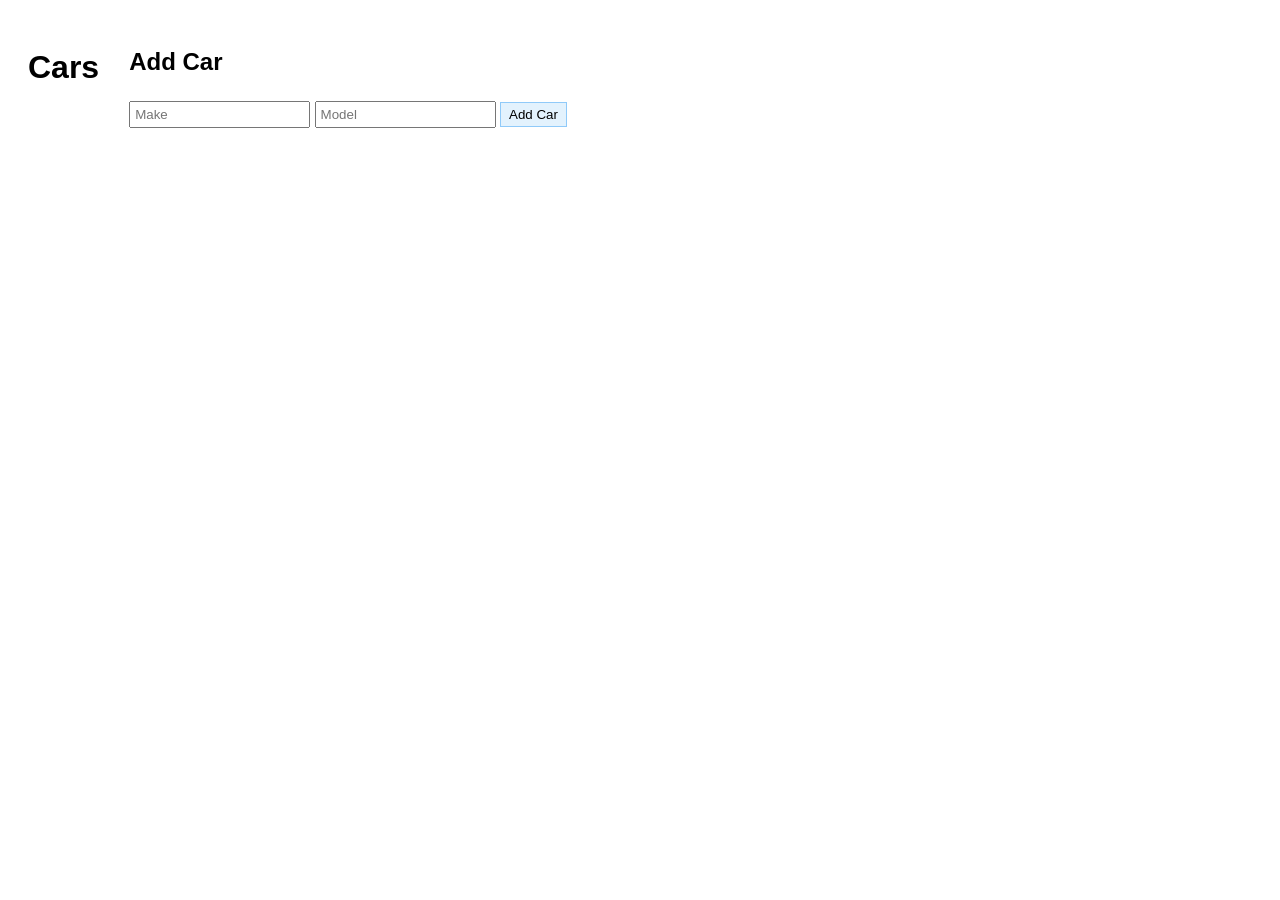
<file: alyona.karmanova/task-4/index.html>
<!DOCTYPE html>
<html lang="ru">
<head>
    <meta charset="UTF-8">
    <title>Cars and owners</title>
        <link rel="stylesheet" href="style.css">
    <script src="js/car.js"></script>
    <script src="js/car_functions.js"></script>
    <script src="js/script.js" defer></script>
</head>
<body>
<main>
    <div class="cars-block">
        <h1>Cars</h1>
        <div class="cars"></div>
    </div>

    <div class="form-block">
        <h2>Add Car</h2>
        <input type="text" id="carMake" placeholder="Make">
        <input type="text" id="carModel" placeholder="Model">
        <button id="addCar">Add Car</button>
    </div>
</main>
</body>
</html>
</file>
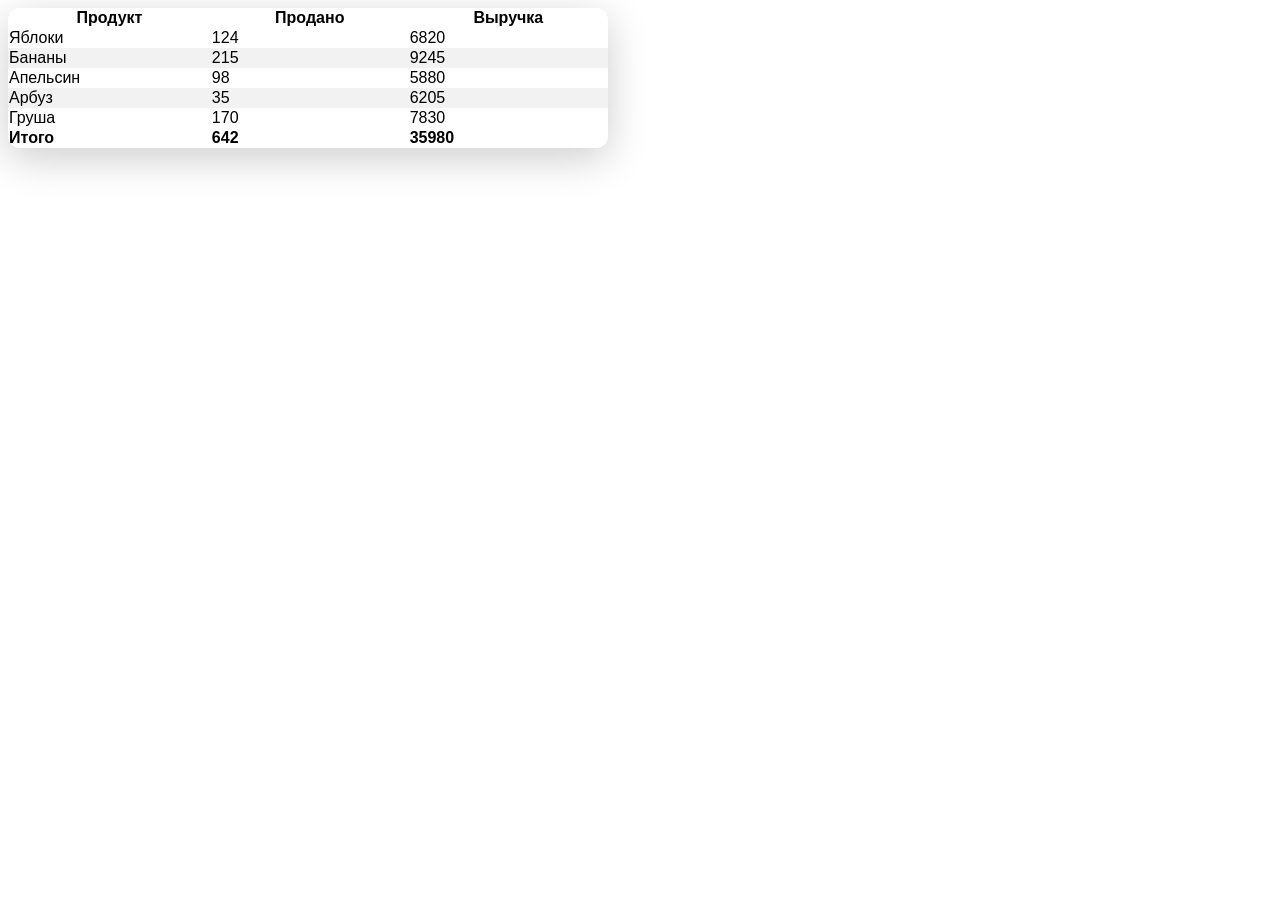
<file: golikov.valentin/task_1/index.html>
<!DOCTYPE html>
<html>
    <head>
        <meta charset="utf-8">
        <title>Таблица продаж</title>
        <link rel="stylesheet" href="styles/main.css">
    </head>
    <body>
        <table class="styled-table">
            <!-- Table header -->
            <thead>
                <tr>
                    <th>Продукт</th>
                    <th>Продано</th>
                    <th>Выручка</th>
                </tr>
            </thead>

            <!-- Table body -->
            <tbody>
                <tr>
                    <td>Яблоки</td>
                    <td>124</td>
                    <td>6820</td>
                </tr>
                <tr>
                    <td>Бананы</td>
                    <td>215</td>
                    <td>9245</td>
                </tr>
                <tr>
                    <td>Апельсин</td>
                    <td>98</td>
                    <td>5880</td>
                </tr>
                <tr>
                    <td>Арбуз</td>
                    <td>35</td>
                    <td>6205</td>
                </tr>
                <tr>
                    <td>Груша</td>
                    <td>170</td>
                    <td>7830</td>
                </tr>
            </tbody>
            
            <!-- Table foot -->
            <tfoot>
                <tr>
                    <td><strong>Итого</strong></td>
                    <td><strong>642</strong></td>
                    <td><strong>35980</strong></td>
                </tr>
            </tfoot>
        </table>
    </body>
</html>
</file>
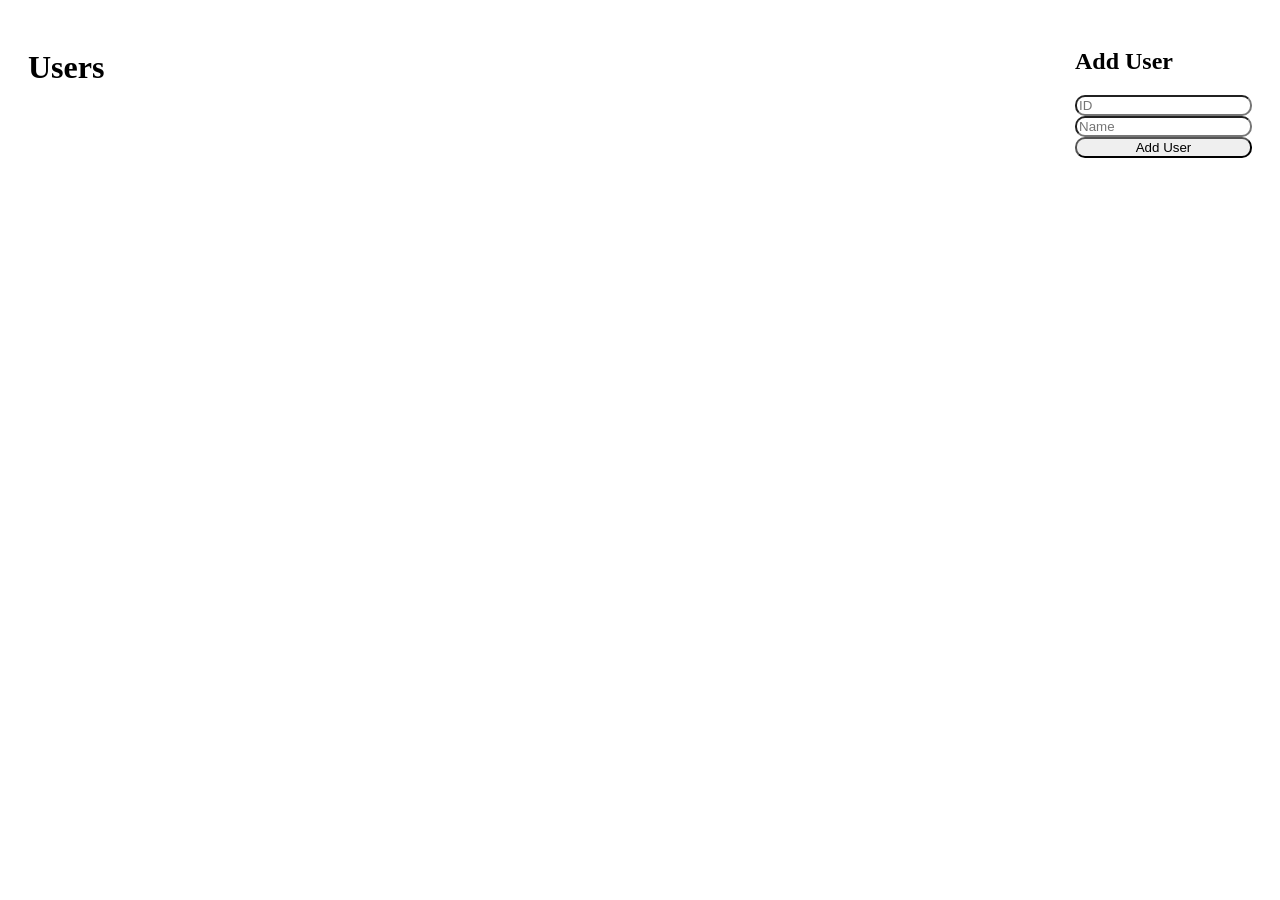
<file: kolosov.ivan/task-4/index.html>
<!DOCTYPE html>
<html lang="ru">
<head>
    <meta charset="UTF-8">
    <meta name="viewport" content="width=device-width, initial-scale=1.0">
    <link rel="stylesheet" href="style.css">
    <script type="text/javascript" src="js/user.js"></script>
    <script type="text/javascript" src="js/user_functions.js"></script>
    <script type="text/javascript" src="js/script.js" defer></script>
    <title>Users and their friends</title>
</head>
<body>  
    <main> 
        <div class="users-block">
            <h1>Users</h1>
            <div class="users"></div>
        </div>
        <div class="form-block">
            <h2>Add User</h2>
            <input type="text" id="userID" name="userID" placeholder="ID">
            <input type="text" id="userName" name="userName" placeholder="Name">
            <button id="addUser">Add User</button>
        </div>
    </main>
</body>
</html>
</file>
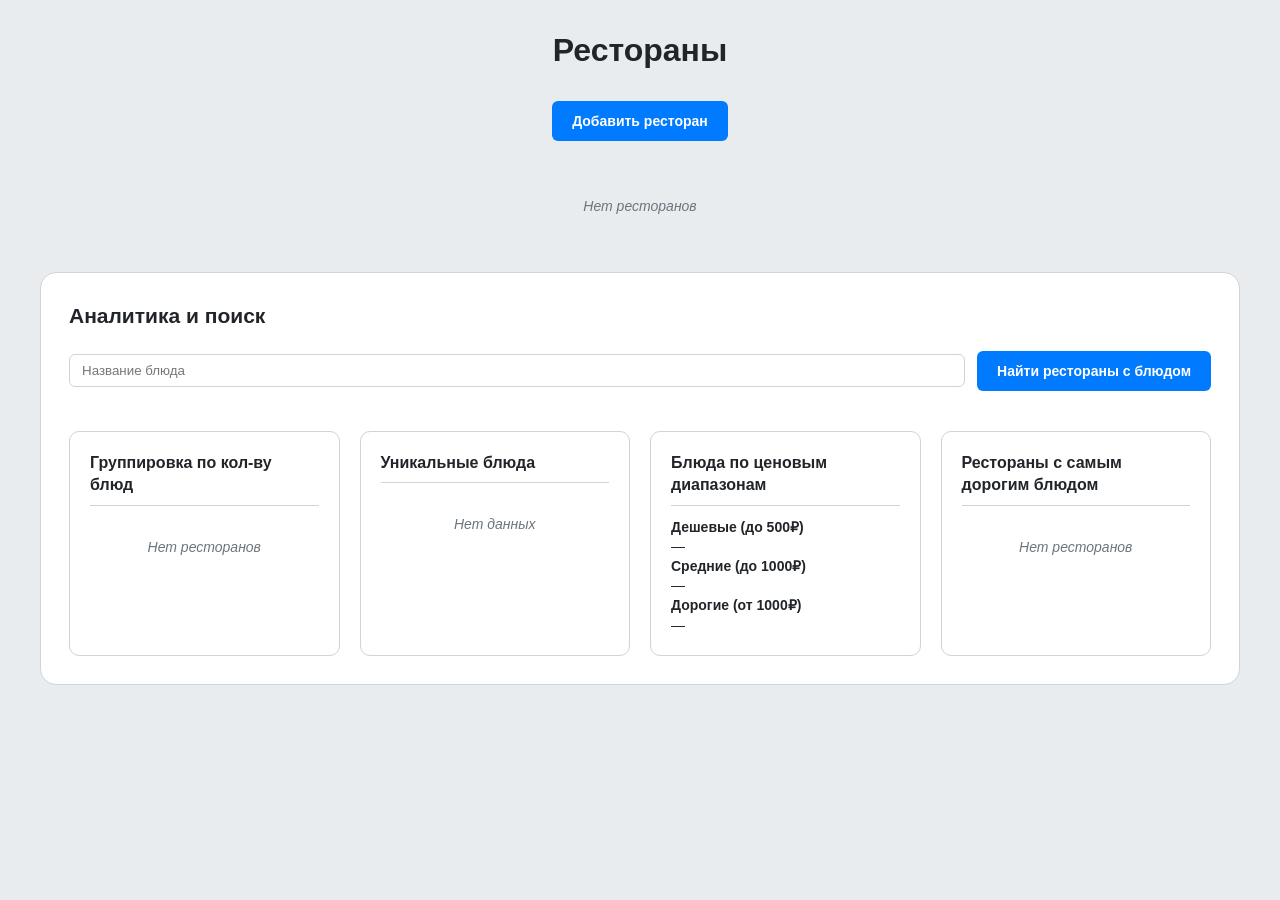
<file: mamonova_alina/task4/index.html>
<!DOCTYPE html>
<html lang="ru">
<head>
    <meta charset="UTF-8">
    <meta name="viewport" content="width=device-width, initial-scale=1.0">
    <title>Рестораны</title>
    <link rel="stylesheet" href="page/styles.css">
</head>
<body>
<div class="container">
    <h1 class="page-title">Рестораны</h1>

    <div class="restaurant-button-container">
        <button id="openRestaurantModalBtn" class="btn btn-primary">Добавить ресторан</button>
    </div>

    <div id="app" class="cards"></div>

    <div class="analytics-panel" id="analyticsRoot">
        <h2 class="analytics-title">Аналитика и поиск</h2>
        <div class="search-dish-area">
            <input type="text" id="searchDishInput" placeholder="Название блюда">
            <button class="btn btn-primary" id="searchDishBtn">Найти рестораны с блюдом</button>
            <div id="searchResultDisplay" class="search-result-display"></div>
        </div>
        <div class="analytics-grid" id="analyticsContent">
            <div class="analytics-card">Загрузка</div>
        </div>
    </div>
</div>

<div id="restaurantModal" class="modal" style="display: none;">
    <div class="modal-content">
        <span class="modal-close">&times;</span>
        <h3>Новый ресторан</h3>
        <form id="restaurantForm">
            <input type="text" id="modalRestaurantName" placeholder="Название (до 30 симв.)" maxlength="30">
            <div class="modal-buttons">
                <button id="modalRestaurantCancel" type="button" class="btn">Отмена</button>
                <button id="modalRestaurantSubmit" type="submit" class="btn btn-primary" disabled>Создать</button>
            </div>
        </form>
    </div>
</div>

<div id="dishModal" class="modal" style="display: none;">
    <div class="modal-content">
        <span class="modal-close">&times;</span>
        <h3>Новое блюдо</h3>
        <form id="dishForm">
            <input type="text" id="modalDishName" placeholder="Название (до 30 симв.)" maxlength="30">
            <input type="number" id="modalDishPrice" placeholder="Цена (1–100000 ₽)" min="1" max="100000" step="1">
            <div class="modal-buttons">
                <button id="modalDishCancel" type="button" class="btn">Отмена</button>
                <button id="modalDishSubmit" type="submit" class="btn btn-primary" disabled>Добавить</button>
            </div>
        </form>
    </div>
</div>

<script type="module" src="src/main.js"></script>
</body>
</html>
</file>
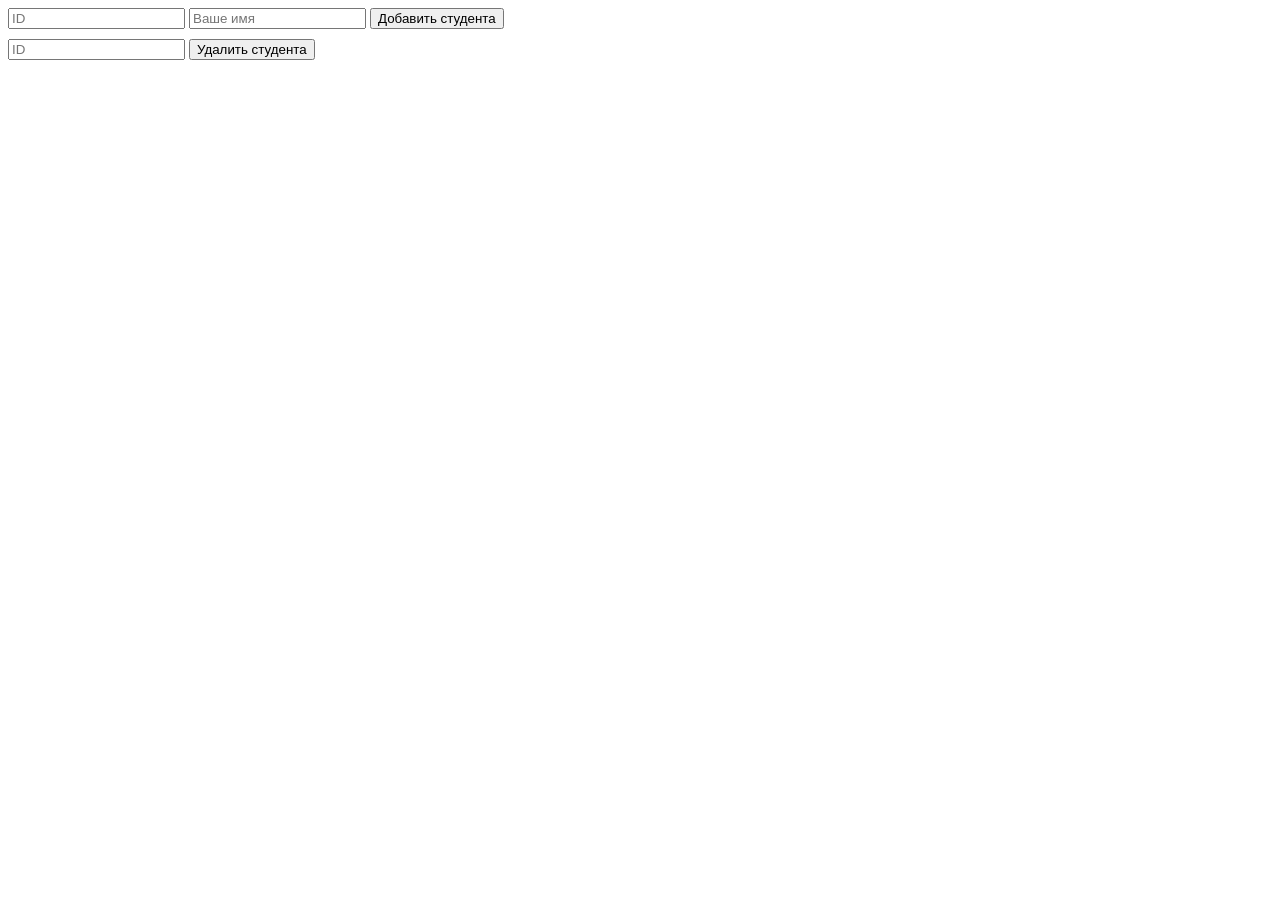
<file: polina.vasileva/task-4/index.html>
<!DOCTYPE html>
<html>
    <head>
        <link rel="stylesheet" href="styles.css">
        <script type="module" src="app.js" defer></script>
    </head>
    <body>
        <div>
            <input id="ID_add" placeholder="ID">
            <input id="name_add" placeholder="Ваше имя">
            <button id="addStudentBtn">Добавить студента</button>
            <div class="error" id="errorMessage_add"></div>
        </div>
        <div>
            <input id="ID_delete" placeholder="ID">
            <button id="deleteStudentBtn">Удалить студента</button>
            <div class="error" id="errorMessage_delete"></div>
        </div>
        <div id="studentsList"></div>
        
    </body>
</html>
</file>
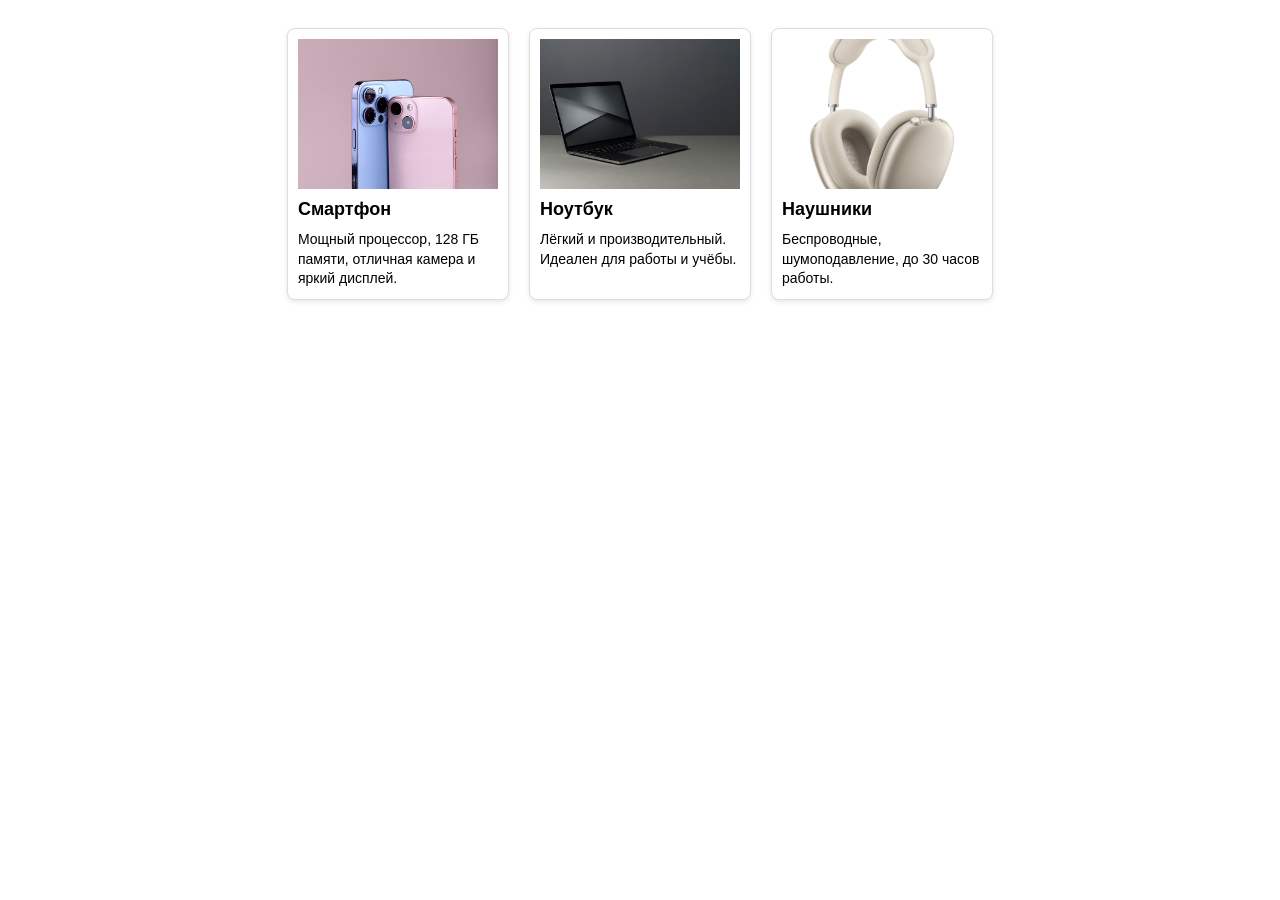
<file: shavrova_lyubov/TASK-1/index.html>
<!DOCTYPE html>
<html lang="ru">
<head>
    <meta charset="UTF-8">
    <meta name="viewport" content="width=device-width, initial-scale=1.0">
    <title>Карточки товаров</title>
    <link rel="stylesheet" href="style.css">
</head>
<body>
    <div class="cards-container">
        <!-- Карточка товара 1 -->
        <div class="product-card">
            <img class="product-image" 
                 src="elegant-smartphone-composition_23-2149437106.jpg.avif" 
                 alt="Изображение товара 1">
            <h3 class="product-title">Смартфон</h3>
            <p class="product-description">
                Мощный процессор, 128 ГБ памяти, отличная камера и яркий дисплей.
            </p>
        </div>
        <div class="product-card">
            <img class="product-image" 
                 src="laptop-device-with-minimalist-monochrome-background_23-2150763336.jpg.avif" 
                 alt="Изображение товара 2">
            <h3 class="product-title">Ноутбук</h3>
            <p class="product-description">
                Лёгкий и производительный. Идеален для работы и учёбы.
            </p>
        </div>
        <div class="product-card">
            <img class="product-image" 
                 src="7328.jpg" 
                 alt="Изображение товара 3">
            <h3 class="product-title">Наушники</h3>
            <p class="product-description">
                Беспроводные, шумоподавление, до 30 часов работы.
            </p>
        </div>
    </div>
</body>
</html>
</file>
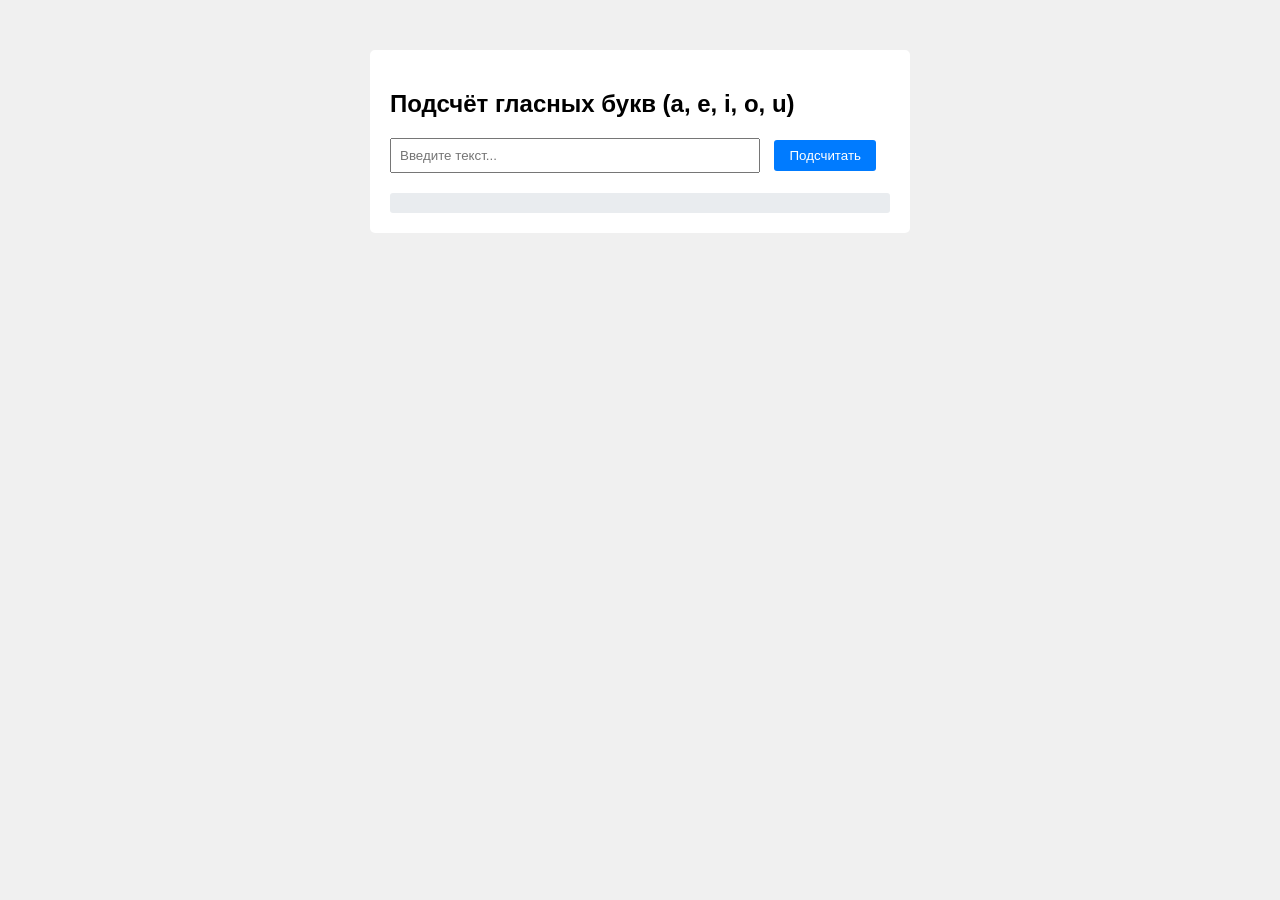
<file: shavrova_lyubov/TASK-2/index.html>
<!DOCTYPE html>
<html lang="ru">
<head>
    <meta charset="UTF-8">
    <title>Задача 2 - Гласные буквы</title>
    <link rel="stylesheet" href="style.css">
</head>
<body>
    <div class="container">
        <h2>Подсчёт гласных букв (a, e, i, o, u)</h2>
        
        <input type="text" id="textInput" placeholder="Введите текст...">
        <button onclick="countVowelsDemo()">Подсчитать</button>
        
        <div id="result"></div>
    </div>
    
    <script src="script.js"></script>
</body>
</html>
</file>
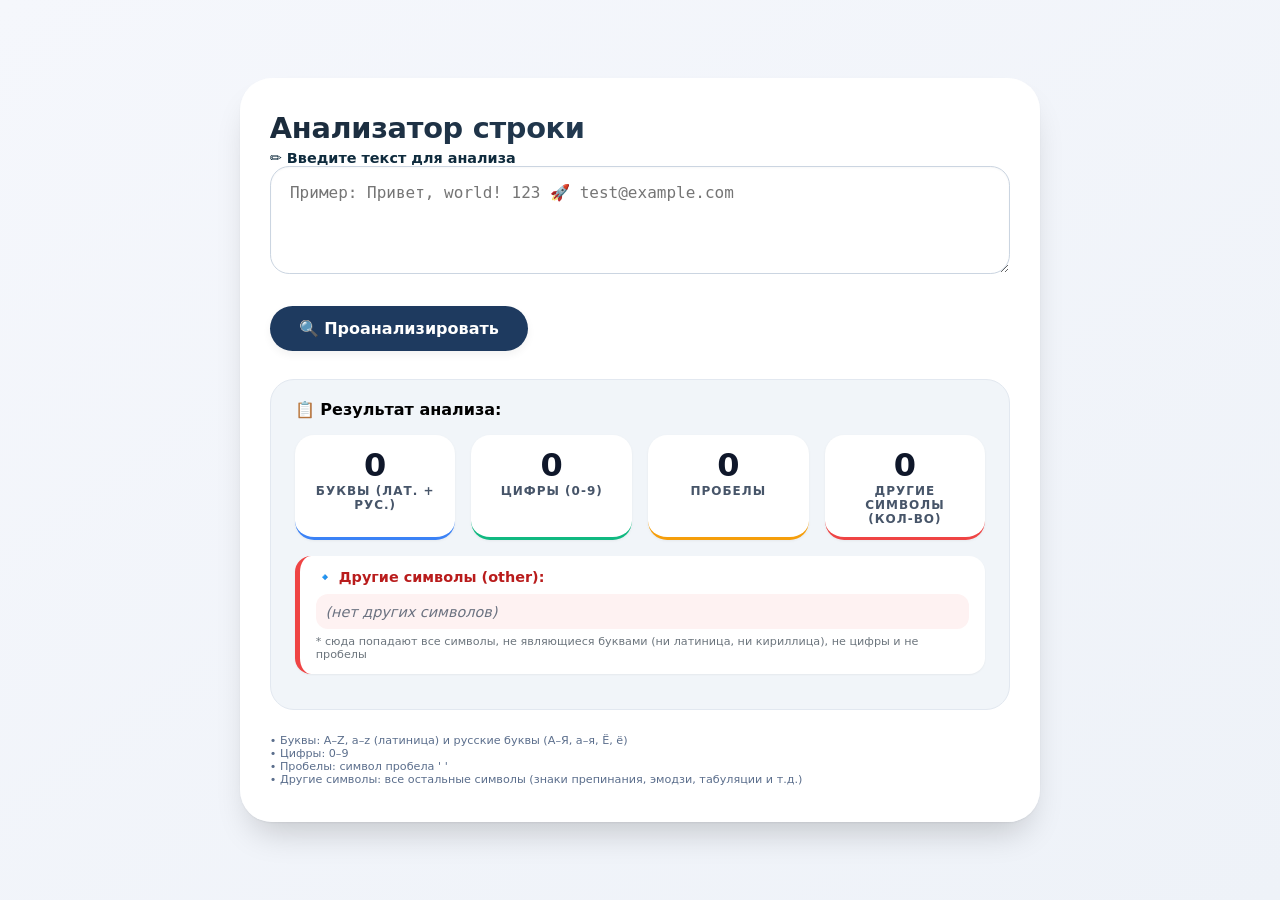
<file: sitnikova_daria/TASK-2/index.html>
<!DOCTYPE html>
<!-- Объявляем тип документа HTML5 -->
<html lang="ru">
<!-- Корневой элемент, язык страницы русский -->
<head>
    <meta charset="UTF-8">
    <!-- Устанавливаем кодировку UTF-8 для корректного отображения любых символов -->
    <meta name="viewport" content="width=device-width, initial-scale=1.0">
    <!-- Настройка вьюпорта для адаптивного масштабирования на мобильных устройствах -->
    <title>Анализ строки: буквы (вкл. русские), цифры, пробелы и символы "other"</title>
    <!-- Заголовок вкладки браузера -->
    
    <!-- Подключаем внешний CSS-файл со стилями -->
    <link rel="stylesheet" href="style.css">
</head>
<body>
    <div class="card">
        <!-- Основная карточка-контейнер для всего содержимого -->
        <h1>Анализатор строки</h1>

        <div class="input-group">
            <label>✏️ Введите текст для анализа
            <!-- Поле ввода. Placeholder показывает пример -->
            <textarea id="inputString" rows="4" placeholder="Пример: Привет, world! 123 🚀 test@example.com"></textarea>
            </label>
        </div>

        <button id="analyzeBtn">
            🔍 Проанализировать
        </button>

        <!-- Блок результатов-->
        <div class="result-container">
            <div style="font-weight: 600; margin-bottom: 8px;">📋 Результат анализа:</div>
            <!-- Контейнер для карточек статистики (буквы, цифры, пробелы итд) -->
            <div class="stats-grid" id="statsGrid"></div>
            
            <!-- Специальный блок для отображения самих "других" символов -->
            <div class="other-chars-block">
                <div class="other-header">🔹 Другие символы (other):</div>
                <!-- Контейнер, куда JavaScript динамически вставляет либо строку с символами-->
                <div class="other-chars-content" id="otherCharsContent"></div>
                <div class="other-hint">* сюда попадают все символы, не являющиеся буквами (ни латиница, ни кириллица), не цифры и не пробелы</div>
            </div>          
        </div>
        <div class="footer-note">
            • Буквы: A–Z, a–z (латиница) и русские буквы (А–Я, а–я, Ё, ё)<br>
            • Цифры: 0–9 <br>
            • Пробелы: символ пробела ' '<br>
            • Другие символы: все остальные символы (знаки препинания, эмодзи, табуляции и т.д.)
        </div>
    </div>

    <script>
        // ======================== ОСНОВНАЯ ФУНКЦИЯ analyzeString ========================
        // Функция принимает строку и возвращает объект с:
        // - letters: количество букв (латиница +  кириллица(рус.))
        // - digits: количество цифр
        // - spaces: количество пробелов ' '
        // - otherCount: количество остальных символов
        // - otherChars: строка, составленная из всех "других" символов (в порядке появления)
        function analyzeString(str) {
            // Обработка null / undefined: заменяем на пустую строку
            if (str === null || str === undefined) {
                str = '';
            }
            // Приводим к строковому типу (на случай, если передано число или другой тип)
            const input = String(str);
            
            let letters = 0;           // счётчик букв (латиница + кириллица)
            let digits = 0;            // счётчик цифр 0-9
            let spaces = 0;            // счётчик пробелов ' '
            let otherCharsArray = [];  // массив для накопления символов категории "other"
            
            // Перебираем каждый символ строки с помощью for...of
            // Такой цикл корректно обрабатывает суррогатные пары (например, эмодзи)
            for (const ch of input) {
                // Проверка на латинские буквы (A-Z, a-z)
                const isLatin = (ch >= 'A' && ch <= 'Z') || (ch >= 'a' && ch <= 'z');
                // Проверка на русские буквы
                const isRussianLetter = (ch >= 'А' && ch <= 'Я') || (ch >= 'а' && ch <= 'я') || ch === 'Ё' || ch === 'ё';
                
                // Если символ — буква (латиница или кириллица)
                if (isLatin || isRussianLetter) {
                    letters++;
                } 
                // Иначе проверка на цифру (0-9)
                else if (ch >= '0' && ch <= '9') {
                    digits++;
                }
                // Иначе проверка на пробел (только символ ' ', не табуляция и не перевод строки)
                else if (ch === ' ') {
                    spaces++;
                }
                else {
                    // Все остальные символы (знаки препинания, эмодзи, табуляции, переносы строк, спецсимволы и т.д.)
                    otherCharsArray.push(ch);
                }
            }
            
            // Склеиваем массив в строку (без разделителей, просто символы подряд)
            const otherCharsString = otherCharsArray.join('');
            
            // Возвращаем объект с результатами
            return {
                letters: letters,
                digits: digits,
                spaces: spaces,
                otherCount: otherCharsArray.length,   // количество "других" символов
                otherChars: otherCharsString          // строка, содержащая все эти символы
            };
        }
        
        // ======================== UI ЛОГИКА И ОТОБРАЖЕНИЕ ========================
        // Получаем ссылки на DOM-элементы
        const textarea = document.getElementById('inputString');
        const analyzeBtn = document.getElementById('analyzeBtn');
        const statsGrid = document.getElementById('statsGrid');
        const otherCharsContent = document.getElementById('otherCharsContent');
        
        // Функция для отображения всех результатов
        function renderResults(stats) {
            // 1. Очищаем сетку количественных карточек
            statsGrid.innerHTML = '';
            
            // 2. Создаём карточки для букв, цифр, пробелов и количества "other"
            const categories = [
                { key: 'letters', label: 'Буквы (лат. + рус.)', colorClass: 'letters' },
                { key: 'digits', label: 'Цифры (0-9)', colorClass: 'digits' },
                { key: 'spaces', label: 'Пробелы', colorClass: 'spaces' },
                { key: 'otherCount', label: 'Другие символы (кол-во)', colorClass: 'other' }
            ];
            
            categories.forEach(cat => {
                const value = stats[cat.key];
                const card = document.createElement('div');
                card.className = `stat-card ${cat.colorClass}`;
                card.innerHTML = `
                    <div class="stat-value">${value}</div>
                    <div class="stat-label">${cat.label}</div>
                `;
                statsGrid.appendChild(card);
            });
            
            // 3. Отображаем строку, содержащую ВСЕ символы "other"
            const otherString = stats.otherChars;
            if (otherString.length === 0) {
                otherCharsContent.innerHTML = '<span class="empty-other">(нет других символов)</span>';
            } else {
                // Используем <pre> для сохранения форматирования (пробелы, табуляции, переносы строк)
                otherCharsContent.innerHTML = `<pre class="other-pre">${escapeHtml(otherString)}</pre>`;
            }
        }
        
        // Вспомогательная функция для экранирования HTML-символов (чтобы безопасно показывать спецсимволы)
        function escapeHtml(str) {
            return str.replace(/[&<>]/g, function(m) {
                if (m === '&') return '&amp;';
                if (m === '<') return '&lt;';
                if (m === '>') return '&gt;';
                return m;
            });
        }
        
        // Обработчик нажатия на кнопку
        function handleAnalysis() {
            const rawText = textarea.value;   // берём текущий текст из поля ввода
            const analysisResult = analyzeString(rawText);
            renderResults(analysisResult);
        }
        
        // Вешаем обработчик события "click" на кнопку
        analyzeBtn.addEventListener('click', handleAnalysis);
        
        // Горячая клавиша Ctrl+Enter в текстовом поле для удобства
        textarea.addEventListener('keydown', (e) => {
            if ((e.ctrlKey || e.metaKey) && e.key === 'Enter') {
                e.preventDefault();   // отменяем стандартный перевод строки
                handleAnalysis();     // запускаем анализ
            }
        });
        
        // При полной загрузке DOM выполняем анализ текста (поле пустое → все счётчики = 0)
        window.addEventListener('DOMContentLoaded', () => {
            handleAnalysis();
        });
        
        // Автоматическое изменение высоты textarea под содержимое (удобство)
        function autoResizeTextarea() {
            textarea.style.height = 'auto';
            textarea.style.height = Math.min(textarea.scrollHeight, 250) + 'px';
        }
        textarea.addEventListener('input', autoResizeTextarea);
        autoResizeTextarea();
    </script>
</body>
</html>
</file>
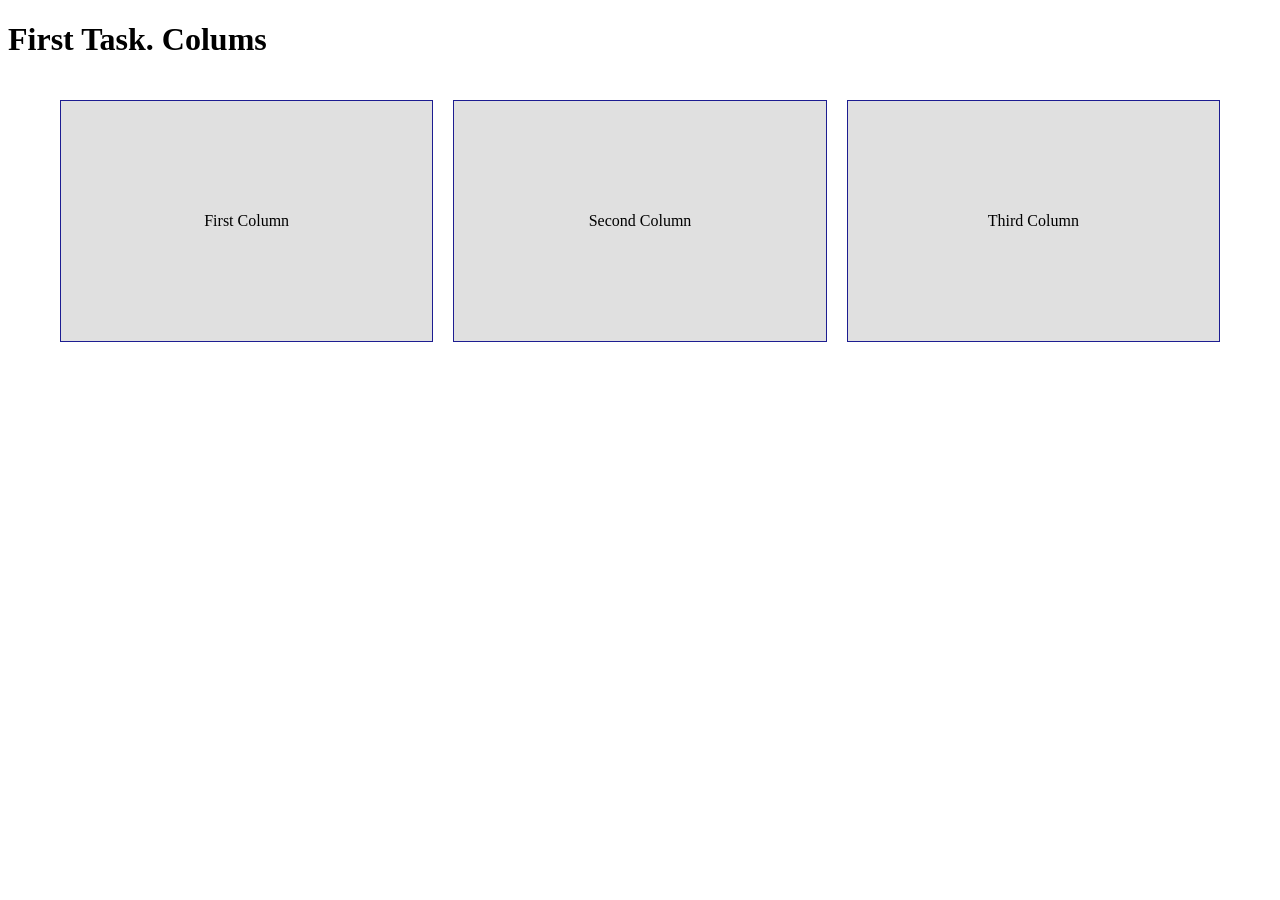
<file: alisa.marfina/task-1/web_page.html>
<!DOCTYPE html>
<html>
    <head>
        <link rel="stylesheet" href="styles.css">
    </head>
    <body>
        <h1>First Task. Colums</h1>
        <div id="parent">
        <div class="column">First Column</div>
        <div class="column">Second Column</div>
        <div class="column">Third Column</div>
        </div>
    </body>
</html>
</file>
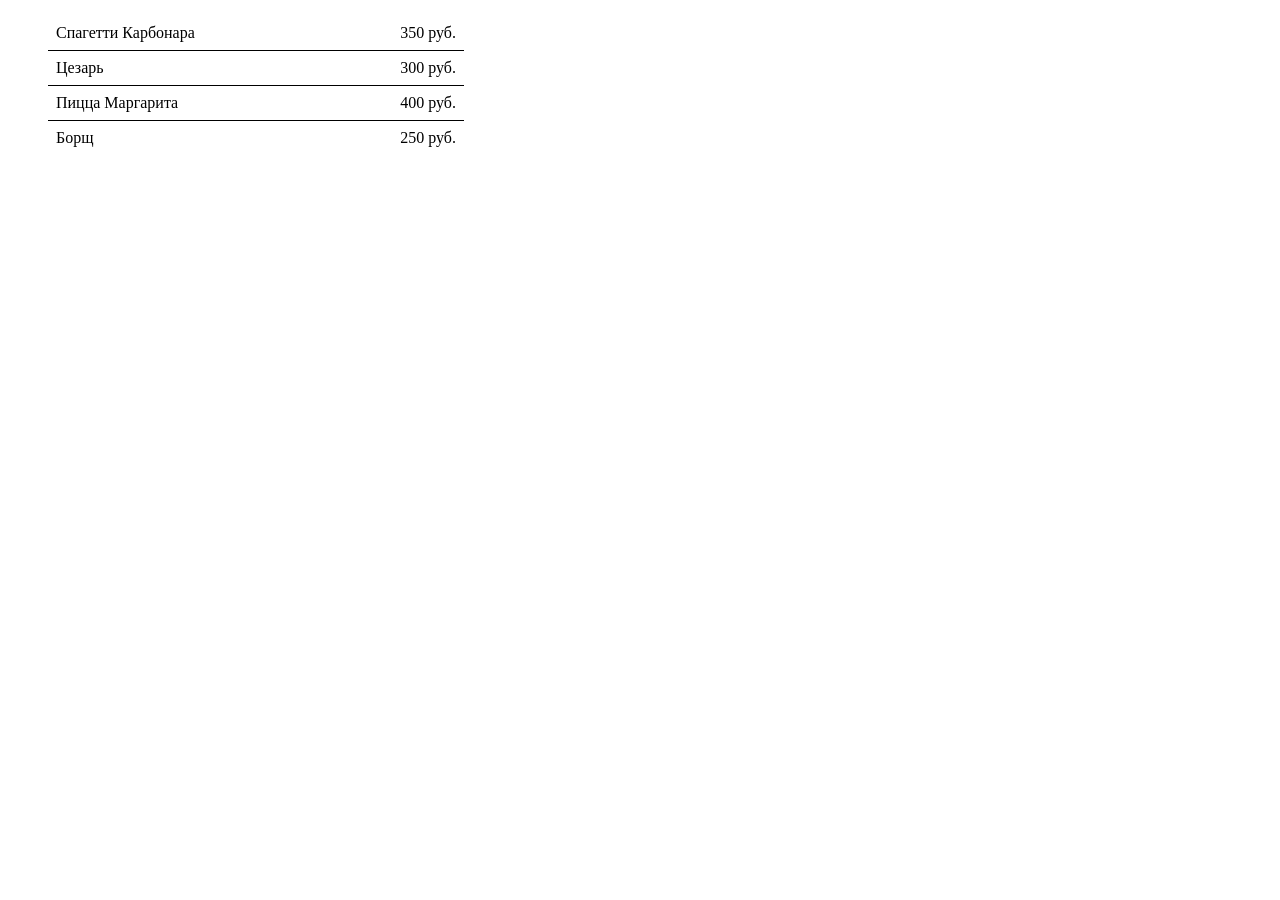
<file: doroshenko.anna/task1/menu.html>
<!DOCTYPE html>
<html lang="ru">
    <head>
        <link href="style.css" rel ="stylesheet">
    </head>
    <body>
        <ul>
            <li>
                <span class="dish">Спагетти Карбонара</span>
                <span class="price">350 руб.</span>
            </li>
            <li>
                <span class="dish">Цезарь</span>
                <span class="price">300 руб.</span>
            </li>
            <li> 
                <span class="dish">Пицца Маргарита</span>
                <span class="price">400 руб.</span>
            </li>
            <li id = "last">
                <span class="dish">Борщ</span>
                <span class="price">250 руб.</span>
            </li> 


        </ul>
    </body>
</html>
</file>
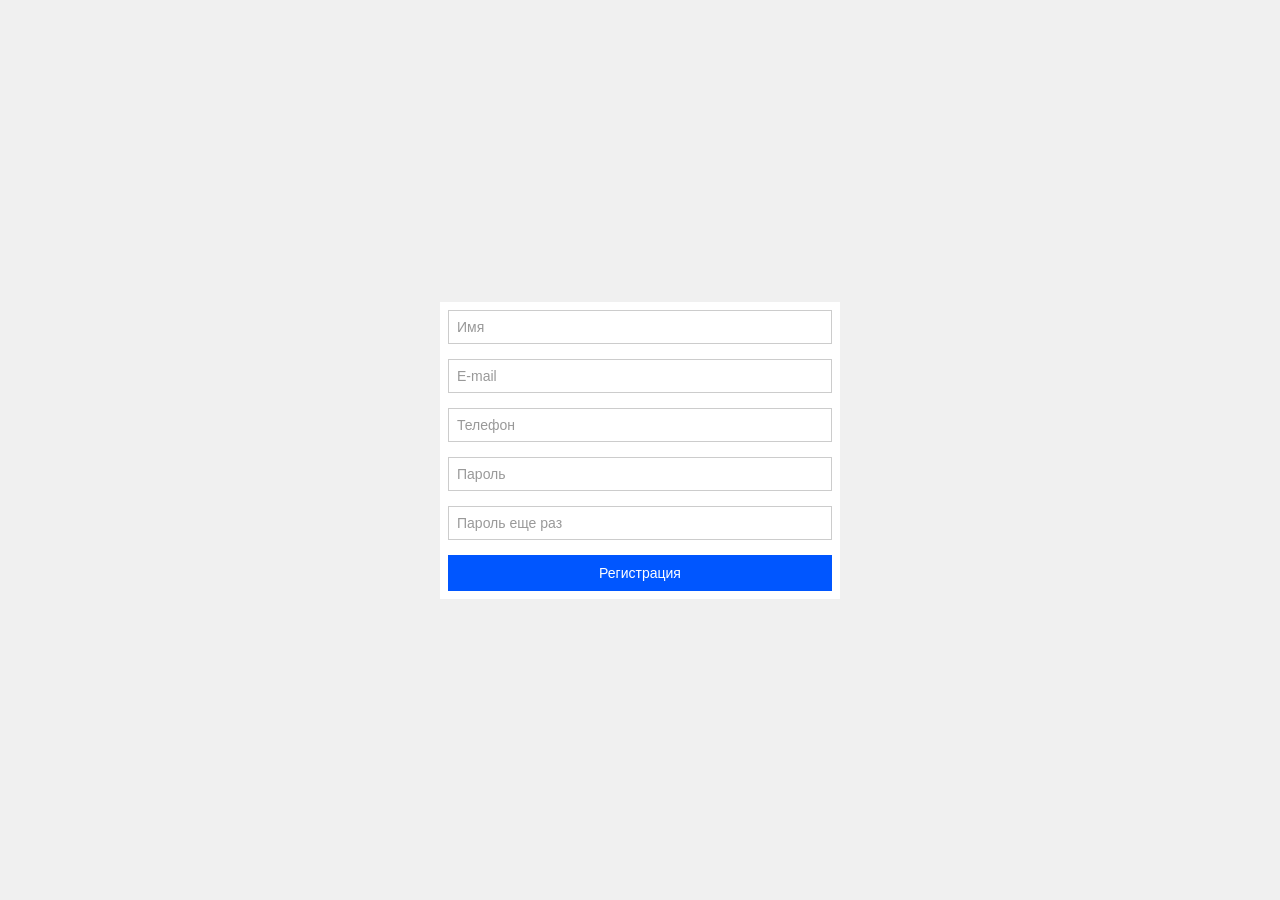
<file: kirill.baykin/task-1/task-1.html>
<!DOCTYPE html>
<html lang="ru">
<head>
    <meta charset="UTF-8">
    <meta name="viewport" content="width=device-width, initial-scale=1.0">
    <title>Форма регистрации</title>
    <style>
        * {
            margin: 0;
            padding: 0;
            box-sizing: border-box;
        }

        body {
            font-family: Arial, sans-serif;
            background: #f0f0f0;
            min-height: 100vh;
            display: flex;
            justify-content: center;
            align-items: center;
        }

        .registration-form {
            width: 400px;
            padding: 8px;
            background-color: #ffffff;
        }

        .input-group {
            margin-bottom: 15px;
        }

        .input-group input {
            width: 100%;
            padding: 8px;
            border: 1px solid #ccc;
            font-size: 14px;
        }

        .input-group input::placeholder {
            color: #999;
        }

        .register-btn {
            width: 100%;
            background-color: #0056ff;
            color: white;
            border: none;
            padding: 10px;
            font-size: 14px;
            cursor: pointer;
        }

        .register-btn:hover {
            background-color: #417ffb;
        }
    </style>
</head>
<body>
<div class="registration-form">
    <form action="#" method="post">
        <div class="input-group">
            <input type="text" id="name" name="name" placeholder="Имя" required>
        </div>

        <div class="input-group">
            <input type="email" id="email" name="email" placeholder="E-mail" required>
        </div>

        <div class="input-group">
            <input type="tel" id="phone" name="phone" placeholder="Телефон" required>
        </div>

        <div class="input-group">
            <input type="password" id="password" name="password" placeholder="Пароль" required>
        </div>

        <div class="input-group">
            <input type="password" id="confirm_password" name="confirm_password" placeholder="Пароль еще раз" required>
        </div>

        <button type="submit" class="register-btn">Регистрация</button>
    </form>
</div>
</body>
</html>
</file>
<file: alyona.karmanova/task-4/style.css>
body {
    font-family: Arial, sans-serif;
    padding: 20px;
}

main {
    display: flex;
    gap: 30px;
}

.cars {
    margin-top: 10px;
}

.car {
    border: 1px solid black;
    padding: 10px;
    margin-bottom: 10px;
    width: 250px;
    background-color: #e3f2fd;
}

.car p {
    margin: 5px 0;
}

input {
    margin: 5px 0;
    padding: 4px;
}

button {
    margin-top: 5px;
    padding: 4px 8px;
    cursor: pointer;
     border: 1px solid #90caf9;
    background-color: #e3f2fd;
}

button:hover {
    background-color: #bbdefb;
}
</file>
<file: golikov.valentin/task_1/styles/main.css>
.styled-table {
    border-collapse: collapse;
    width: 100%;
    max-width: 600px;
    font-family: sans-serif;
    box-shadow: 0 10px 40px rgba(0, 0, 0, 0.2);
    border-radius: 12px;
    overflow: hidden;
}

.styled-table tbody tr:nth-child(odd) {
    background-color: #ffffff;
}

.styled-table tbody tr:nth-child(even) {
    background-color: #f2f2f2;
}

.styled-table tbody tr:hover {
    background-color: #d3d3d3;
    cursor: pointer;
}
</file>
<file: kolosov.ivan/task-4/style.css>
main {
    display: flex;
    gap: 20px;
    padding: 20px;
}

.form-block {
    display: flex;
    flex-direction: column;
    margin-left: auto;
}

.user {
    background-color: #597BC0;
    border-radius: 30px;
    padding: 5px;
    display: flex;
    flex-direction: column;
    align-items: center;
    gap: 10px;
}

.users {
    display: flex;
    flex-wrap: wrap;
    gap: 10px;
}

button {
    border-radius: 10px;
}

input {
    border-radius: 10px;
}
</file>
<file: mamonova_alina/task4/page/styles.css>
:root {
    --g-step: 4px;

    --margin-xs: calc(var(--g-step) * 2);
    --margin-sm: calc(var(--g-step) * 3);
    --margin-md: calc(var(--g-step) * 5);
    --margin-lg: calc(var(--g-step) * 7);

    --padding-xs: calc(var(--g-step) * 2);
    --padding-sm: calc(var(--g-step) * 3);
    --padding-md: calc(var(--g-step) * 5);
    --padding-lg: calc(var(--g-step) * 7);

    --font-size-xs: 12px;
    --font-size-sm: 14px;
    --font-size-md: 16px;
    --font-size-lg: 20px;
    --font-size-xxl: 32px;

    --font-bold: 600;

    --radius-sm: 6px;
    --radius-md: 10px;
    --radius-lg: 16px;
    --radius-xl: 24px;
    --radius-2xl: 12px;

    --color-bg-page: #e9ecef;
    --color-bg-card: #ffffff;
    --color-bg-hover: #f8f9fa;
    --color-text-primary: #212529;
    --color-text-secondary: #6c757d;
    --color-border: #ced4da;

    --color-primary: #007bff;
    --color-primary-hover: #0069d9;
    --color-danger: #dc3545;
    --color-danger-hover: #c82333;

    --card-width: 300px;
}

* {
    margin: 0;
    padding: 0;
    box-sizing: border-box;
}

body {
    background: var(--color-bg-page);
    color: var(--color-text-primary);
    font-family: 'Roboto', Arial, sans-serif;
    font-size: var(--font-size-sm);
    line-height: 1.4;
    padding: var(--padding-lg);
}

.container {
    max-width: 1200px;
    margin: 0 auto;
}

h1, h2, h3 {
    font-weight: var(--font-bold);
}

.page-title {
    color: var(--color-text-primary);
    font-size: var(--font-size-xxl);
    margin-bottom: var(--margin-lg);
    text-align: center;
}

.analytics-panel {
    background: var(--color-bg-card);
    border: 1px solid var(--color-border);
    border-radius: var(--radius-lg);
    margin: var(--margin-lg) 0;
    padding: var(--padding-lg);
}

.analytics-grid {
    display: grid;
    gap: var(--margin-md);
    grid-template-columns: repeat(auto-fit, minmax(250px, 1fr));
    margin-top: var(--margin-md);
}

.analytics-card {
    background: var(--color-bg-card);
    border: 1px solid var(--color-border);
    border-radius: var(--radius-md);
    overflow: hidden;
    overflow-wrap: break-word;
    padding: var(--padding-md);
}

.analytics-card h3 {
    border-bottom: 1px solid var(--color-border);
    font-size: var(--font-size-md);
    margin-bottom: var(--margin-sm);
    padding-bottom: var(--margin-xs);
}

.search-dish-area {
    align-items: center;
    display: flex;
    flex-wrap: wrap;
    gap: var(--margin-sm);
    margin-top: var(--margin-md);
}

.search-dish-area input {
    border: 1px solid var(--color-border);
    border-radius: var(--radius-sm);
    flex: 2;
    padding: var(--padding-xs) var(--padding-sm);
}

.cards {
    display: grid;
    gap: var(--margin-md);
    grid-template-columns: repeat(auto-fill, minmax(var(--card-width), 1fr));
    margin-top: var(--margin-lg);
}

.restaurant-card {
    background: var(--color-bg-card);
    border: 1px solid var(--color-border);
    border-radius: var(--radius-lg);
    height: 100%;
    overflow: hidden;
    transition: box-shadow 0.2s;
}

.restaurant-card:hover {
    box-shadow: 0 2px 8px rgba(0, 0, 0, 0.1);
}

.card-header {
    background: var(--color-bg-card);
    border-bottom: 1px solid var(--color-border);
    display: flex;
    flex-wrap: wrap;
    justify-content: space-between;
    align-items: baseline;
    overflow: hidden;
    overflow-wrap: break-word;
    padding: var(--padding-md);
}

.restaurant-name {
    color: var(--color-text-primary);
    font-size: var(--font-size-lg);
    font-weight: var(--font-bold);
    overflow: hidden;
    overflow-wrap: break-word;
}

.menu-badge {
    background: var(--color-bg-page);
    border-radius: var(--radius-xl);
    color: var(--color-text-secondary);
    font-size: var(--font-size-xs);
    font-weight: var(--font-bold);
    padding: var(--padding-xs) var(--padding-sm);
}

.card-body {
    padding: var(--padding-md);
}

.menu-title {
    color: var(--color-text-primary);
    font-size: var(--font-size-md);
    font-weight: var(--font-bold);
    margin-bottom: var(--margin-sm);
}

.dish-list {
    list-style: none;
    margin-bottom: var(--margin-md);
    max-height: 200px;
    overflow-y: auto;
}

.dish-item {
    align-items: center;
    background: var(--color-bg-card);
    border: 1px solid var(--color-border);
    border-radius: var(--radius-sm);
    display: flex;
    justify-content: space-between;
    margin-bottom: var(--margin-xs);
    padding: var(--padding-xs) var(--padding-sm);
}

.dish-info {
    font-size: var(--font-size-sm);
    overflow: hidden;
    overflow-wrap: break-word;
}

.dish-price {
    background: transparent;
    border-radius: var(--radius-xl);
    color: var(--color-primary);
    font-size: var(--font-size-xs);
    font-weight: var(--font-bold);
    padding: 2px var(--padding-xs);
}

.btn {
    border: none;
    border-radius: var(--radius-sm);
    cursor: pointer;
    font-family: inherit;
    font-size: var(--font-size-sm);
    font-weight: var(--font-bold);
    padding: var(--padding-xs) var(--padding-md);
    transition: opacity 0.2s;
}

.btn:disabled {
    cursor: not-allowed;
    opacity: 0.5;
    transform: none;
}

.btn-primary {
    background: var(--color-primary);
    color: white;
    padding: var(--padding-sm) var(--padding-md);
}

.btn-primary:hover {
    background: var(--color-primary-hover);
}

.btn-delete {
    background: var(--color-danger);
    color: white;
}

.btn-delete:hover {
    background: var(--color-danger-hover);
}

.btn-icon {
    background: none;
    border: none;
    border-radius: var(--radius-sm);
    color: var(--color-danger);
    cursor: pointer;
    font-size: var(--font-size-md);
    padding: var(--padding-xs) var(--padding-xs);
}

.btn-icon:hover {
    background: var(--color-bg-hover);
}

.card-actions {
    display: flex;
    gap: var(--margin-sm);
    justify-content: space-between;
    margin-top: auto;
}

.empty-state {
    color: var(--color-text-secondary);
    font-style: italic;
    padding: var(--padding-md) 0;
    text-align: center;
}

.modal {
    align-items: center;
    background-color: rgba(0, 0, 0, 0.5);
    display: flex;
    height: 100%;
    justify-content: center;
    left: 0;
    position: fixed;
    top: 0;
    width: 100%;
    z-index: 2000;
}

.modal-content {
    background: white;
    border-radius: var(--radius-2xl);
    max-width: 400px;
    padding: var(--padding-lg);
    position: relative;
    width: 90%;
}

.modal-close {
    cursor: pointer;
    font-size: var(--font-size-xxl);
    position: absolute;
    right: var(--margin-md);
    top: var(--margin-sm);
}

.modal-content input,
.modal-content select {
    border: 1px solid var(--color-border);
    border-radius: var(--radius-sm);
    font-size: var(--font-size-sm);
    margin: var(--margin-sm) 0;
    padding: var(--padding-xs) var(--padding-sm);
    width: 100%;
}

.modal-content button {
    margin-top: var(--margin-xs);
}

.restaurant-button-container {
    margin-bottom: var(--margin-md);
    text-align: center;
}

.search-result-display {
    font-weight: 500;
    margin-top: var(--margin-xs);
    width: 100%;
}

.modal-buttons {
    display: flex;
    gap: var(--margin-sm);
    justify-content: flex-end;
    margin-top: var(--margin-md);
}

.empty-state-full {
    grid-column: 1 / -1;
    text-align: center;
    padding: var(--padding-lg);
}

.dish-actions {
    align-items: center;
    display: flex;
    gap: var(--margin-xs);
}

.search-error {
    color: var(--color-danger);
}
</file>
<file: polina.vasileva/task-4/styles.css>
#studentsList {
    display: grid;
    grid-template-columns: repeat(auto-fill, minmax(300px, 1fr));
    gap: 20px;
}
.student-card {
    border-radius: 12px;
    padding: 15px;

    box-shadow: 0 4px 12px rgba(0, 0, 0, 0.1);

    transition: all 0.2s ease;
}
.student-card:hover {
    transform: translateY(-5px);
    box-shadow: 0 6px 18px rgba(0, 0, 0, 0.15);
}
.student-card h3 {
    margin: 0 0 10px;
    font-size: 16px;
}
.student-card ul {
    padding-left: 18px;
    margin: 0;
}

.student-card li {
    margin-bottom: 5px;
    font-size: 14px;
}
.good {
    color: green;
}

.bad {
    color: red;
}

.error {
    margin-top: 10px;
    font-weight: bold;
    color: red;
}
</file>
<file: shavrova_lyubov/TASK-1/style.css>
/* Основной контейнер для карточек */
.cards-container {
    display: flex;           /* Горизонтальное расположение */
    gap: 20px;              /* Отступ между карточками 20px */
    padding: 20px;          /* Отступы вокруг всех карточек */
    justify-content: center; /* Центрируем карточки по горизонтали */
    flex-wrap: wrap;        /* Адаптивность: на маленьких экранах переносим */
}

/* Стиль каждой карточки */
.product-card {
    padding: 10px;          /* Внутренние отступы карточки 10px */
    border: 1px solid #ddd; /* Лёгкая рамка для визуального выделения */
    border-radius: 8px;     /* Закруглённые углы */
    width: 200px;           /* Фиксированная ширина карточки */
    background-color: #fff; /* Белый фон */
    box-shadow: 0 2px 5px rgba(0,0,0,0.1); /* Лёгкая тень */
}

/* Стиль изображения */
.product-image {
    width: 200px;           /* Фиксированная ширина */
    height: 150px;          /* Фиксированная высота */
    object-fit: cover;      /* Обрезаем изображение, сохраняя пропорции */
    display: block;         /* Убираем лишние отступы */
    margin-bottom: 10px;    /* Отступ снизу от картинки */
}

/* Стиль заголовка */
.product-title {
    font-family: Arial, sans-serif;
    font-size: 18px;
    font-weight: bold;
    margin: 0 0 10px 0;     /* Отступ снизу 10px */
}

/* Стиль описания */
.product-description {
    font-family: Arial, sans-serif;
    font-size: 14px;
    margin: 0;              /* Убираем отступы */
    line-height: 1.4;       /* Улучшаем читаемость */
}
</file>
<file: shavrova_lyubov/TASK-2/style.css>
body {
    font-family: Arial;
    margin: 50px;
    background: #f0f0f0;
}

.container {
    max-width: 500px;
    margin: 0 auto;
    padding: 20px;
    background: white;
    border-radius: 5px;
}

input {
    width: 70%;
    padding: 8px;
    margin-right: 10px;
}

button {
    padding: 8px 15px;
    background: #007bff;
    color: white;
    border: none;
    cursor: pointer;
    border-radius: 3px;
}

button:hover {
    background: #0056b3;
}

#result {
    margin-top: 20px;
    padding: 10px;
    background: #e9ecef;
    border-radius: 3px;
}
</file>
<file: sitnikova_daria/TASK-2/style.css>
/* ========== ГЛОБАЛЬНЫЕ НАСТРОЙКИ ========== */
* {
    box-sizing: border-box;           /* Границы и отступы входят в ширину элемента */
    font-family: system-ui, 'Segoe UI', 'Roboto', 'Helvetica Neue', sans-serif;
}

body {
    background: linear-gradient(145deg, #f5f7fc 0%, #eef2f8 100%);
    min-height: 100vh;                /* Минимум на всю высоту экрана */
    display: flex;                    /* Flex для центрирования */
    justify-content: center;
    align-items: center;
    margin: 0;
    padding: 20px;
}

/* Карточка-контейнер */
.card {
    background: rgba(255, 255, 255, 0.96);
    border-radius: 2rem;
    box-shadow: 0 20px 35px -12px rgba(0, 0, 0, 0.2), 0 1px 2px rgba(0, 0, 0, 0.05);
    width: 100%;
    max-width: 800px;                 /* Достаточная ширина для длинных строк other */
    padding: 2rem 1.8rem 2.2rem 1.8rem;
    transition: all 0.2s ease;
    border: 1px solid rgba(255,255,255,0.5);
}

h1 {
    font-size: 1.8rem;
    font-weight: 600;
    margin-top: 0;
    margin-bottom: 0.35rem;
    background: linear-gradient(135deg, #1a2a3a, #2c4c6c);
    background-clip: text;
    -webkit-background-clip: text;
    color: transparent;              /* Градиентный текст */
    letter-spacing: -0.3px;
}

.input-group {
    margin-bottom: 1.8rem;
}

label {
    font-weight: 600;
    display: block;
    margin-bottom: 0.5rem;
    color: #0f2b3d;
    font-size: 0.9rem;
}

textarea {
    width: 100%;
    padding: 1rem 1.2rem;
    font-size: 1rem;
    font-family: 'SF Mono', 'Fira Code', monospace;
    border: 1.5px solid #cbd5e1;
    border-radius: 1.2rem;
    background: #ffffff;
    resize: vertical;
    transition: 0.2s;
    box-shadow: inset 0 1px 2px #00000008;
}

textarea:focus {
    outline: none;
    border-color: #3b82f6;
    box-shadow: 0 0 0 3px rgba(59,130,246,0.2);
}

button {
    background: #1e3a5f;
    color: white;
    border: none;
    padding: 0.8rem 1.8rem;
    font-size: 1rem;
    font-weight: 600;
    border-radius: 2rem;
    cursor: pointer;
    transition: all 0.2s;
    display: inline-flex;
    align-items: center;
    gap: 10px;
    box-shadow: 0 4px 8px rgba(0,0,0,0.05);
}

button:hover {
    background: #0f2e4a;
    transform: translateY(-1px);
    box-shadow: 0 10px 20px -5px rgba(0,0,0,0.15);
}

button:active {
    transform: translateY(1px);
}

.result-container {
    background: #f1f5f9;
    border-radius: 1.5rem;
    padding: 1.2rem 1.5rem;
    margin-top: 1.8rem;
    border: 1px solid #e2e8f0;
}

/* Сетка карточек с количественными показателями */
.stats-grid {
    display: flex;
    flex-wrap: wrap;
    gap: 1rem;
    margin: 1rem 0 1rem 0;
    justify-content: space-between;
}

.stat-card {
    background: white;
    border-radius: 1.2rem;
    padding: 0.7rem 1.2rem;
    flex: 1;
    min-width: 90px;
    text-align: center;
    box-shadow: 0 1px 3px rgba(0,0,0,0.05);
    border-bottom: 3px solid;
    transition: all 0.1s;
}

/* Цвета нижней рамки для разных типов статистики */
.stat-card.letters { border-bottom-color: #3b82f6; } /* синий для букв */
.stat-card.digits { border-bottom-color: #10b981; }  /* зелёный для цифр */
.stat-card.spaces { border-bottom-color: #f59e0b; }  /* оранжевый для пробелов */
.stat-card.other  { border-bottom-color: #ef4444; }  /* красный для прочих символов */

.stat-value {
    font-size: 2rem;
    font-weight: 800;
    line-height: 1.2;
    color: #0f172a;
}

.stat-label {
    font-size: 0.75rem;
    text-transform: uppercase;
    letter-spacing: 1px;
    font-weight: 600;
    color: #475569;
}

/* Блок для отображения самих "других" символов */
.other-chars-block {
    background: #ffffff;
    border-radius: 1rem;
    margin: 1rem 0 1rem 0;
    padding: 0.8rem 1rem;
    border-left: 5px solid #ef4444;
    box-shadow: 0 1px 2px rgba(0,0,0,0.05);
}

.other-header {
    font-weight: 700;
    font-size: 0.9rem;
    margin-bottom: 8px;
    color: #b91c1c;
}

.other-chars-content {
    background: #fef2f2;
    padding: 0.6rem;
    border-radius: 0.75rem;
    font-family: 'SF Mono', 'Fira Code', monospace;
    font-size: 0.9rem;
    word-break: break-all;
    white-space: pre-wrap;   /* Сохраняем пробелы, табуляции */
    overflow-x: auto;
}

.other-pre {
    margin: 0;
    white-space: pre-wrap;
    word-break: break-all;
    font-family: inherit;
    background: transparent;
}

.empty-other {
    color: #6b7280;
    font-style: italic;
}

.other-hint {
    font-size: 0.7rem;
    color: #6c757d;
    margin-top: 6px;
}

.footer-note {
    font-size: 0.7rem;
    text-align: left;
    margin-top: 1.5rem;
    color: #5b6e8c;
}
</file>
<file: alisa.marfina/task-1/styles.css>
#parent {
    display: grid;
    grid-template-columns: 1fr; /*default*/
    gap: 20px;
    padding: 20px;
    width: 100%;
    box-sizing: border-box;
    max-width: 1200px;
    margin: 0 auto;
}

.column {
    background-color: #e0e0e0;
    padding: 20px;
    border: 1px solid #1d1d91;
    text-align: center;
    min-height: 200px;
    display: flex;
    align-items: center;
    justify-content: center;
}

@media (min-width: 720px) {
    #parent {
        grid-template-columns: 1fr 1fr;
    }
}

@media (min-width: 1024px) {
    #parent {
        grid-template-columns: 1fr 1fr 1fr;
    }
}
</file>
<file: doroshenko.anna/task1/style.css>
ul {list-style-type: none;}

li {
    display : grid;
    width : 400px;
    grid-template-columns: repeat(2, 200px);
    padding: 8px;
    border-bottom: 1px solid black;
}
#last {border:none;}
.dish {justify-self : start;}
.price {justify-self : end;}
</file>
